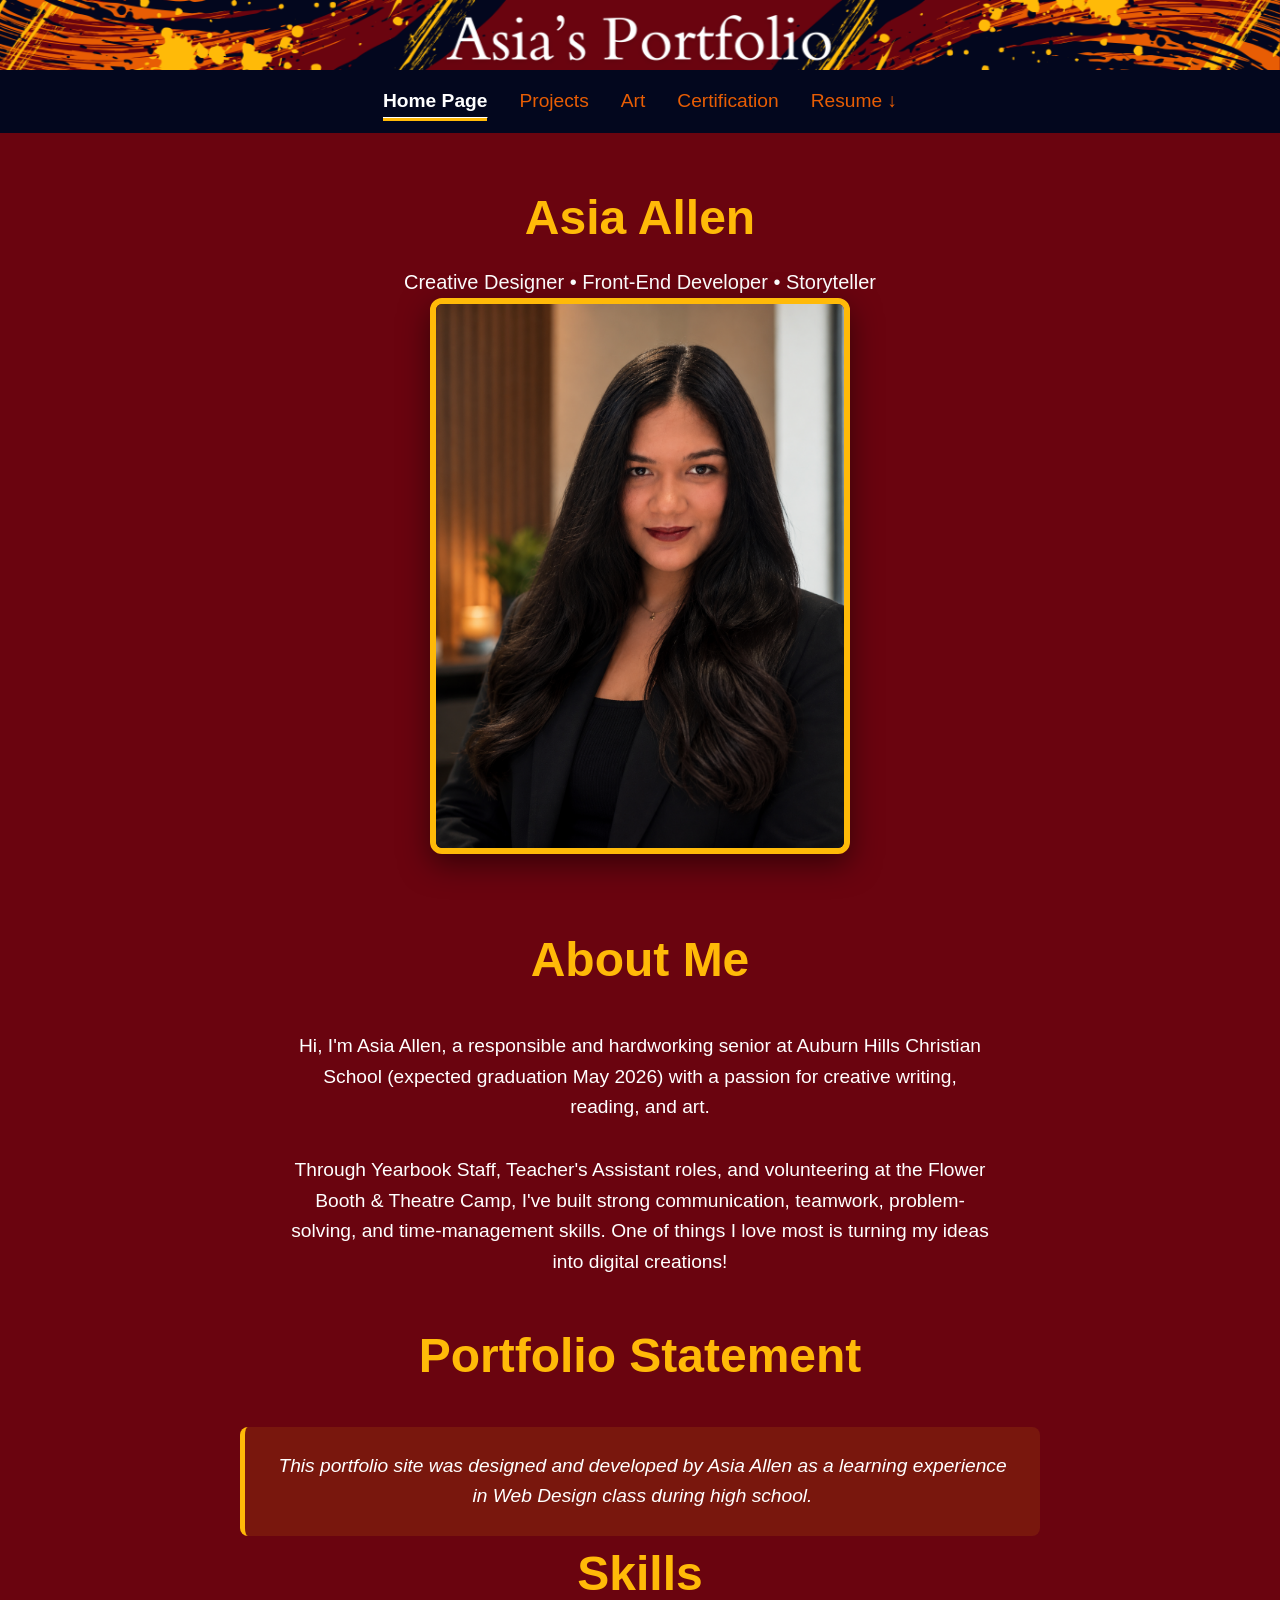
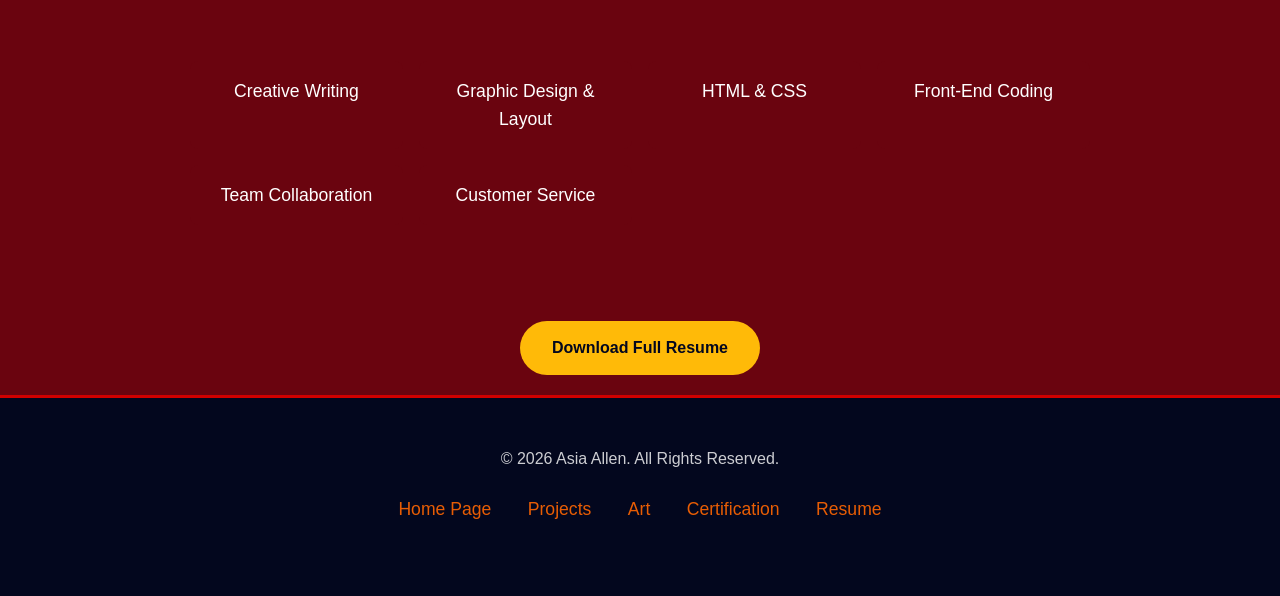
<file: index.html>
<!DOCTYPE html>
<html lang="en">
  <head>
    <meta name="description" content="Portfolio webpage">
    <meta charset="UTF-8" />
    <meta name="viewport" content="width=device-width, initial-scale=1.0" />
    <title>Asia Allen's Portfolio</title>
    <link rel="preconnect" href="https://fontlibrary.org" />
    <link rel="stylesheet" href="https://fontlibrary.org//face/xb-niloofar" />
    <link rel="stylesheet" href="styles.css" />
  </head>
  <body>
    <nav>
      <a href="index.html" class="banner" aria-label="Go to homepage"></a>
      <div class="nav-container">
        <a class="nav-links" href="index.html">Home Page</a>
        <a class="nav-links" href="projects.html">Projects</a>
        <a class="nav-links" href="art.html">Art</a>
        <a class="nav-links" href="certification.html">Certification</a>
        <a class="nav-links" href="files/Asia Allen.pdf" target="_blank">Resume ↓</a>
      </div>
    </nav>

    <main>
      <section class="hero">
        <h1>Asia Allen</h1>
        <p>Creative Designer • Front-End Developer • Storyteller</p>
        <img src="images/B7401FC9-0D66-4292-AAFD-1D0E88316B91.png" alt="Asia Allen" class="profile-photo">
      </section>

      <section id="about" class="about-section">
        <div class="about-container">
          <h2>About Me</h2>
          <div class="about-content">
            <p>Hi, I'm Asia Allen, a responsible and hardworking senior at Auburn Hills Christian School (expected graduation May 2026) with a passion for creative writing, reading, and art.</p>
            
            <p>Through Yearbook Staff, Teacher's Assistant roles, and volunteering at the Flower Booth & Theatre Camp, I've built strong communication, teamwork, problem-solving, and time-management skills. One of things I love most is turning my ideas into digital creations!</p>

            <!-- Required by teacher -->
            <h2 class="portfolio-statement">Portfolio Statement</h2>
            <p>This portfolio site was designed and developed by Asia Allen as a learning experience in Web Design class during high school.</p>

            <h2>Skills</h2>
            <div class="skills-grid">
              <div class="skill-item">Creative Writing</div>
              <div class="skill-item">Graphic Design & Layout</div>
              <div class="skill-item">HTML & CSS</div>
              <div class="skill-item">Front-End Coding</div>
              <div class="skill-item">Team Collaboration</div>
              <div class="skill-item">Customer Service</div>
            </div>

            <a href="files/Asia Allen.pdf" target="_blank" class="resume-btn">
              Download Full Resume
            </a>
          </div>
        </div>
    </section>

    </main>

    <footer>
      <div class="footer-container">
        <p> © 2026 Asia Allen. All Rights Reserved.</p>
        <div class="footer-links">
          <a href="index.html">Home Page</a>
          <a href="projects.html">Projects</a>
          <a href="art.html">Art</a>
          <a href="certification.html">Certification</a>
          <a href="files/Asia Allen.pdf" target="_blank">Resume</a>
        </div>
      </div>
    </footer>

    <script src="js/ui.js" defer></script>
  </body>
</html>
</file>
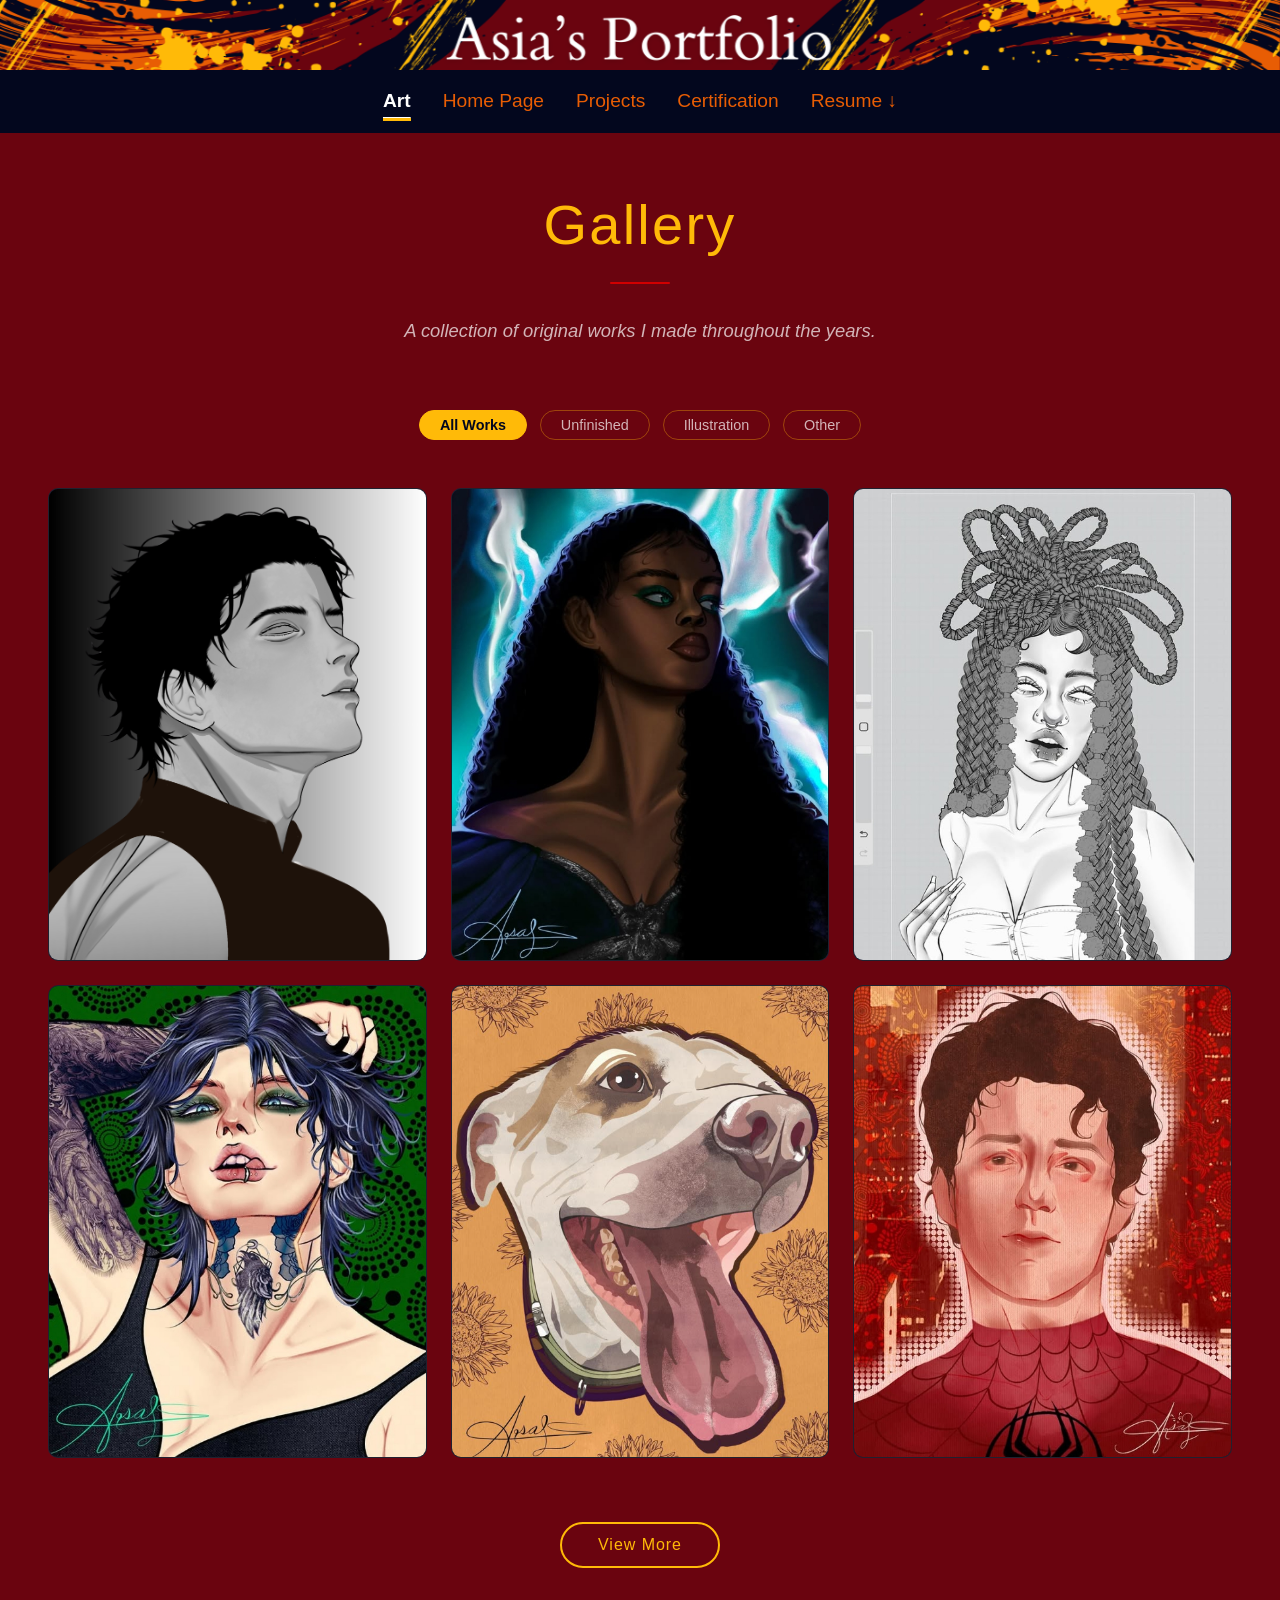
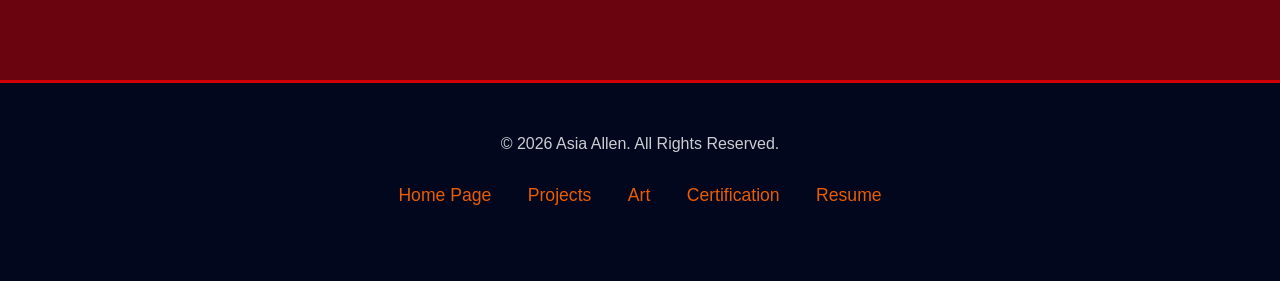
<file: art.html>
<!DOCTYPE html>
<html lang="en">
  <head>
    <meta charset="UTF-8" />
    <meta name="viewport" content="width=device-width, initial-scale=1.0" />
    <title>Art — Asia Allen</title>
    <link rel="preconnect" href="https://fontlibrary.org" />
    <link rel="stylesheet" href="https://fontlibrary.org//face/xb-niloofar" />
    <link rel="stylesheet" href="styles.css" />
  </head>
  <body>

    <a href="index.html" class="banner" aria-label="Go to homepage"></a>

    <nav>
      <div class="nav-container">
        <a class="nav-links active" href="art.html">Art</a>
        <a class="nav-links" href="index.html">Home Page</a>
        <a class="nav-links" href="projects.html">Projects</a>
        <a class="nav-links" href="certification.html">Certification</a>
        <a class="nav-links" href="files/Asia Allen.pdf" target="_blank">Resume ↓</a>
      </div>
    </nav>

    <main>
      <section class="gallery-section">

        <div class="gallery-hero">
          <h1>Gallery</h1>
          <div class="section-divider"></div>
          <p>A collection of original works I made throughout the years.</p>
        </div>

        <div class="gallery-filters">
          <button class="filter-btn active" onclick="filterGallery(this,'all')">All Works</button>
          <button class="filter-btn" onclick="filterGallery(this,'Unfinished')">Unfinished</button>
          <button class="filter-btn" onclick="filterGallery(this,'Illustration')">Illustration</button>
          <button class="filter-btn" onclick="filterGallery(this,'Other')">Other</button>
        </div>

        <div class="gallery-grid" id="galleryGrid">

          <div class="art-card" data-cat="Unfinished">
            <img class="img-real" src="images/Untitled design.png" alt="Mystery Man" />
            <div class="corner-bracket"></div>
            <div class="corner-bracket-bl"></div>
            <div class="art-overlay">
              <h3>No Named Man</h3>
              <p>Medium · 2025</p>
              <span class="art-tag">Unfinished</span>
            </div>
          </div>

          <div class="art-card" data-cat="Illustration">
            <img class="img-real" src="images/wwww.jpeg" alt="No Named Woman" />
            <div class="corner-bracket"></div>
            <div class="corner-bracket-bl"></div>
            <div class="art-overlay">
              <h3>No Named Woman</h3>
              <p>Medium · 2025</p>
              <span class="art-tag">Illustration</span>
            </div>
          </div>

          <div class="art-card" data-cat="Unfinished">
            <img class="img-real" src="images/Screenshot_8-5-2026_84516_www.instagram.com.jpeg" alt="No Named Woman" />
            <div class="corner-bracket"></div>
            <div class="corner-bracket-bl"></div>
            <div class="art-overlay">
              <h3>No Named Woman</h3>
              <p>Medium · 2024</p>
              <span class="art-tag">Unfinished</span>
            </div>
          </div>

          <div class="art-card" data-cat="Illustration">
            <img class="img-real" src="images/Screenshot_8-5-2026_84546_www.instagram.com.jpeg" alt="No Named Woman" />
            <div class="corner-bracket"></div>
            <div class="corner-bracket-bl"></div>
            <div class="art-overlay">
              <h3>No Named Woman</h3>
              <p>Medium · 2024</p>
              <span class="art-tag">Illustration</span>
            </div>
          </div>

          <div class="art-card" data-cat="Other">
            <img class="img-real" src="images/dog.png" alt="Jackie Brown" />
            <div class="corner-bracket"></div>
            <div class="corner-bracket-bl"></div>
            <div class="art-overlay">
              <h3>Jackie Brown</h3>
              <p>Medium · 2024</p>
              <span class="art-tag">Other</span>
            </div>
          </div>

          <div class="art-card" data-cat="Illustration">
            <img class="img-real" src="images/Screenshot_8-5-2026_8515_www.instagram.com.jpeg" alt="Peter Parker - Tom Holland" />
            <div class="corner-bracket"></div>
            <div class="corner-bracket-bl"></div>
            <div class="art-overlay">
              <h3>Peter Parker - Tom Holland</h3>
              <p>Medium · 2023</p>
              <span class="art-tag">Illustration</span>
            </div>
          </div>

        </div>

        <div class="gallery-cta">
          <button class="view-more-btn">View More</button>
        </div>

      </section>
    </main>

    <footer>
      <div class="footer-container">
        <p>© 2026 Asia Allen. All Rights Reserved.</p>
        <div class="footer-links">
          <a href="index.html">Home Page</a>
          <a href="projects.html">Projects</a>
          <a href="art.html">Art</a>
          <a href="certification.html">Certification</a>
          <a href="files/Asia Allen.pdf" target="_blank">Resume</a>
        </div>
      </div>
    </footer>

    <script src="js/ui.js" defer></script>
  </body>
</html>
</file>
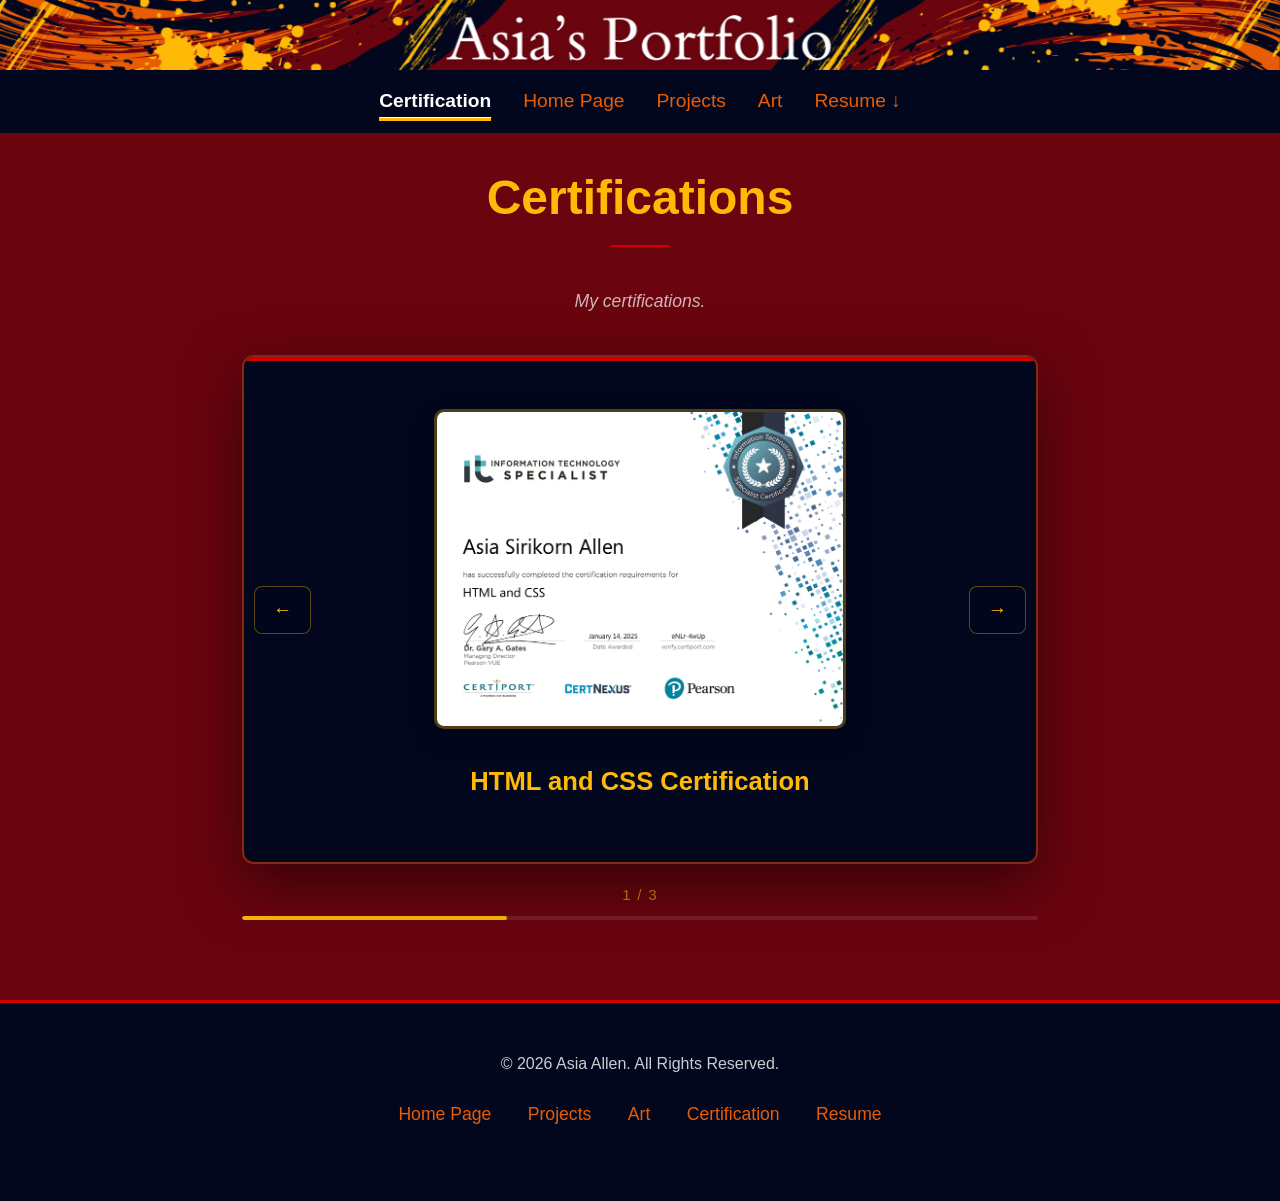
<file: certification.html>
<!DOCTYPE html>
<html lang="en">
  <head>
    <meta charset="UTF-8" />
    <meta name="viewport" content="width=device-width, initial-scale=1.0" />
    <title>Certification | Asia Allen's Portfolio</title>
    <link rel="preconnect" href="https://fontlibrary.org" />
    <link rel="stylesheet" href="https://fontlibrary.org//face/xb-niloofar" />
    <link rel="stylesheet" href="styles.css" />
  </head>
  <body>

    <a href="index.html" class="banner" aria-label="Go to homepage"></a>

    <nav>
      <div class="nav-container">
        <a class="nav-links active" href="certification.html">Certification</a>
        <a class="nav-links" href="index.html">Home Page</a>
        <a class="nav-links" href="projects.html">Projects</a>
        <a class="nav-links" href="art.html">Art</a>
        <a class="nav-links" href="files/Asia Allen.pdf" target="_blank">Resume ↓</a>
      </div>
    </nav>

    <main>
      <div class="cert-wrapper">

        <h1>Certifications</h1>
        <div class="section-divider"></div>
        <p class="cert-intro">My certifications.</p>

        <div class="carousel">
          <button class="carousel-btn" id="prevBtn">&#8592;</button>

          <div class="slides" id="slides">

            <div class="slide">
              <img src="images/htmlc.png" alt="HTML and CSS Certification">
              <h3>HTML and CSS Certification</h3>
            </div>

            <div class="slide">
              <img src="images/procomsc.png" alt="Professional Communication Certification">
              <h3>Professional Communication</h3>
            </div>

            <div class="slide">
              <img src="images/genai.png" alt="Generative AI Foundations Certification">
              <h3>Generative AI Foundations</h3>
            </div>

          </div>

          <button class="carousel-btn" id="nextBtn">&#8594;</button>
        </div>

        <div class="carousel-footer">
          <span id="slide-counter">1 / 3</span>
          <div class="progress-bar-track">
            <div class="progress-bar-fill" id="progress-bar"></div>
          </div>
        </div>

      </div>
    </main>

    <footer>
      <div class="footer-container">
        <p>© 2026 Asia Allen. All Rights Reserved.</p>
        <div class="footer-links">
          <a href="index.html">Home Page</a>
          <a href="projects.html">Projects</a>
          <a href="art.html">Art</a>
          <a href="certification.html">Certification</a>
          <a href="files/Asia Allen.pdf" target="_blank">Resume</a>
        </div>
      </div>
    </footer>

    <script src="js/ui.js" defer></script>

  </body>
</html>
</file>
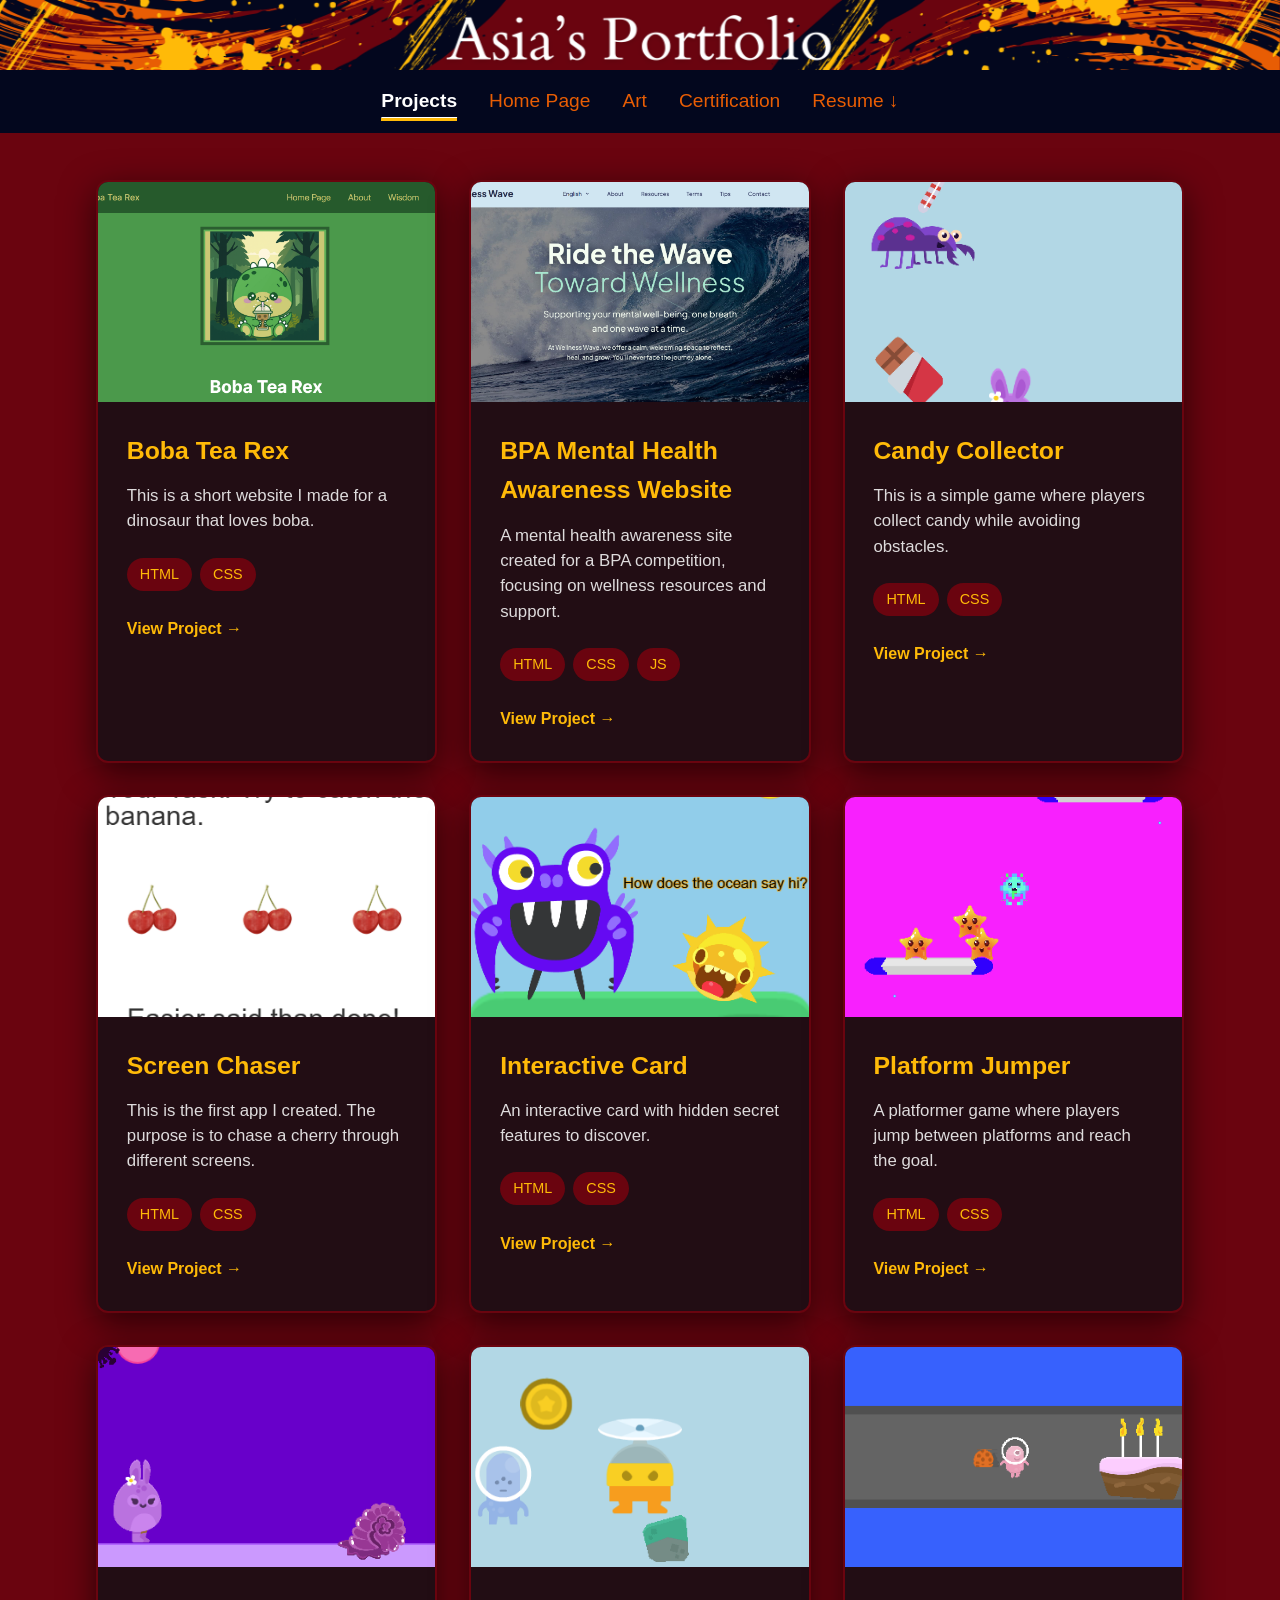
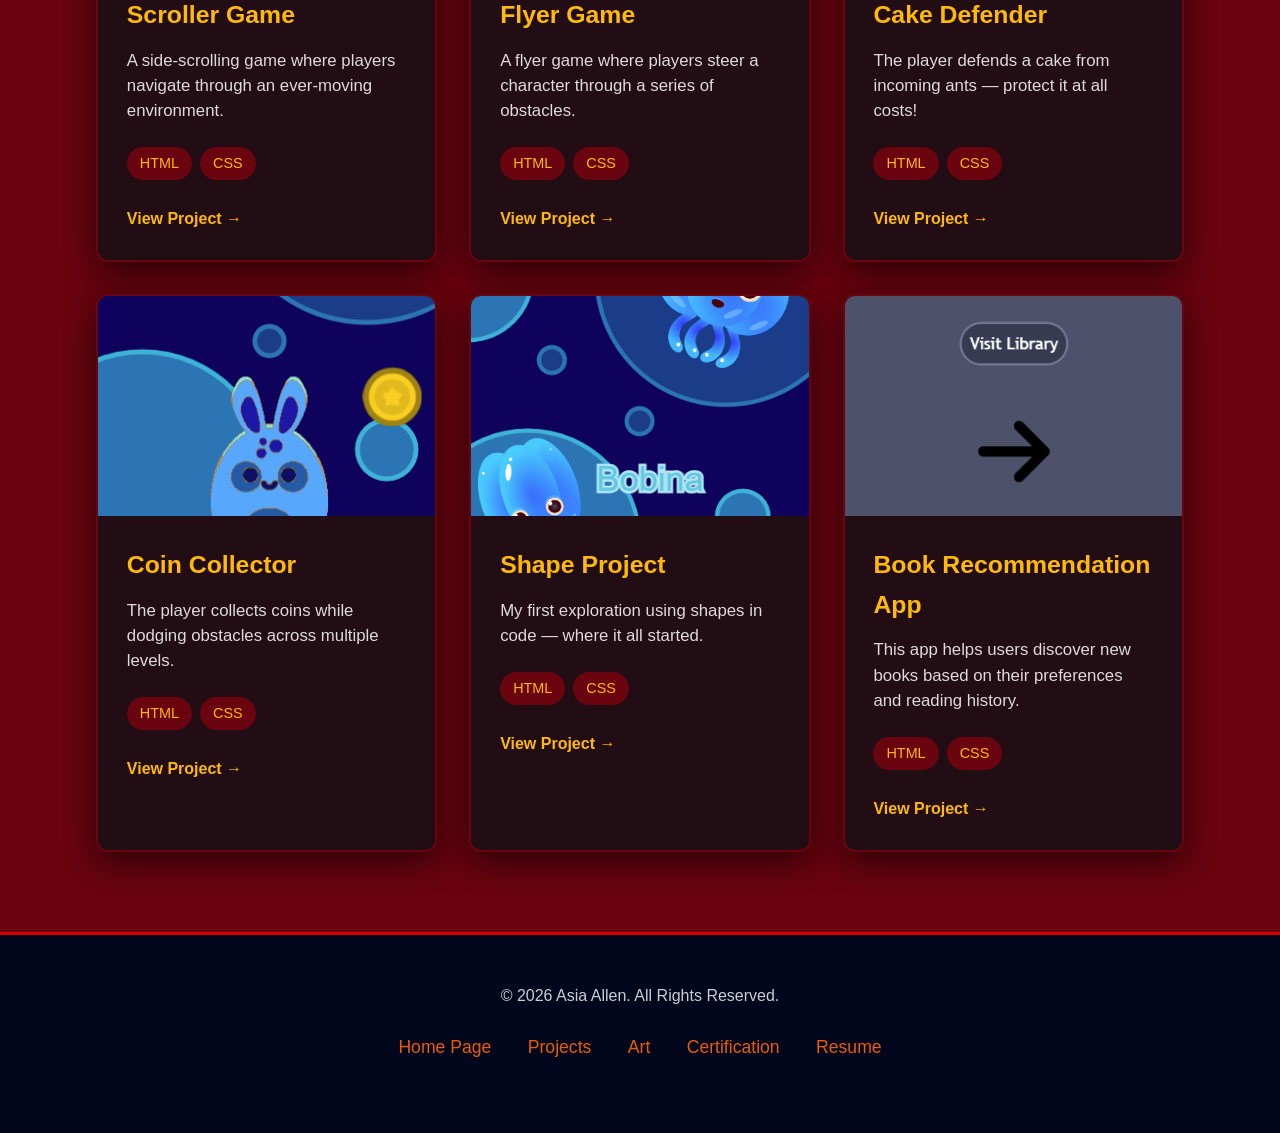
<file: projects.html>
<!DOCTYPE html>
<html lang="en">
  <head>
    <meta charset="UTF-8" />
    <meta name="viewport" content="width=device-width, initial-scale=1.0" />
    <title>Projects | Asia Allen's Portfolio</title>
    <link rel="preconnect" href="https://fontlibrary.org" />
    <link rel="stylesheet" href="https://fontlibrary.org//face/xb-niloofar" />
    <link rel="stylesheet" href="styles.css" />
  </head>
  <body>

    <a href="index.html" class="banner" aria-label="Go to homepage"></a>

    <nav>
      <div class="nav-container">
        <a class="nav-links active" href="projects.html">Projects</a>
        <a class="nav-links" href="index.html">Home Page</a>
        <a class="nav-links" href="art.html">Art</a>
        <a class="nav-links" href="certification.html">Certification</a>
        <a class="nav-links" href="files/Asia Allen.pdf" target="_blank">Resume ↓</a>
      </div>
    </nav>

    <main>
      <section class="projects-grid">

        <div class="project-card">
          <div class="project-image"><img src="images/Boba Project.png" alt="Boba Tea Rex project screenshot"></div>
          <div class="project-info">
            <h3>Boba Tea Rex</h3>
            <p>This is a short website I made for a dinosaur that loves boba.</p>
            <div class="project-tags">
              <span class="tag">HTML</span><span class="tag">CSS</span>
            </div>
            <a href="https://ashiro17.github.io/cheese/" target="_blank" rel="noopener noreferrer" class="project-link">View Project →</a>
          </div>
        </div>

        <div class="project-card">
          <div class="project-image"><img src="images/wellnesswave.png" alt="BPA Mental Health Awareness Website screenshot"></div>
          <div class="project-info">
            <h3>BPA Mental Health Awareness Website</h3>
            <p>A mental health awareness site created for a BPA competition, focusing on wellness resources and support.</p>
            <div class="project-tags">
              <span class="tag">HTML</span><span class="tag">CSS</span><span class="tag">JS</span>
            </div>
            <a href="https://ashiro17.github.io/WellnessWaveBPA/" target="_blank" rel="noopener noreferrer" class="project-link">View Project →</a>
          </div>
        </div>

        <div class="project-card">
          <div class="project-image"><img src="images/candy_collector.png" alt="Candy Collector game screenshot"></div>
          <div class="project-info">
            <h3>Candy Collector</h3>
            <p>This is a simple game where players collect candy while avoiding obstacles.</p>
            <div class="project-tags">
              <span class="tag">HTML</span><span class="tag">CSS</span>
            </div>
            <a href="https://studio.code.org/projects/gamelab/96d5bc14-53a9-4a95-a396-562b23af604a" target="_blank" rel="noopener noreferrer" class="project-link">View Project →</a>
          </div>
        </div>

        <div class="project-card">
          <div class="project-image"><img src="images/screen.png" alt="Screen Chaser app screenshot"></div>
          <div class="project-info">
            <h3>Screen Chaser</h3>
            <p>This is the first app I created. The purpose is to chase a cherry through different screens.</p>
            <div class="project-tags">
              <span class="tag">HTML</span><span class="tag">CSS</span>
            </div>
            <a href="https://studio.code.org/projects/applab/87b8bf80-cf77-4a57-a2aa-c0491c29a434" target="_blank" rel="noopener noreferrer" class="project-link">View Project →</a>
          </div>
        </div>

        <div class="project-card">
          <div class="project-image"><img src="images/interactive.png" alt="Interactive Card project screenshot"></div>
          <div class="project-info">
            <h3>Interactive Card</h3>
            <p>An interactive card with hidden secret features to discover.</p>
            <div class="project-tags">
              <span class="tag">HTML</span><span class="tag">CSS</span>
            </div>
            <a href="https://studio.code.org/projects/gamelab/6a0db19d-9797-49e7-9034-9ebabe8ba6c0" target="_blank" rel="noopener noreferrer" class="project-link">View Project →</a>
          </div>
        </div>

        <div class="project-card">
          <div class="project-image"><img src="images/platform_jumper.png" alt="Platform Jumper game screenshot"></div>
          <div class="project-info">
            <h3>Platform Jumper</h3>
            <p>A platformer game where players jump between platforms and reach the goal.</p>
            <div class="project-tags">
              <span class="tag">HTML</span><span class="tag">CSS</span>
            </div>
            <a href="https://studio.code.org/projects/gamelab/8d01059d-412e-4d90-9b13-4719b9bcef00" target="_blank" rel="noopener noreferrer" class="project-link">View Project →</a>
          </div>
        </div>

        <div class="project-card">
          <div class="project-image"><img src="images/Screenshot 2026-05-06 130124.png" alt="Scroller Game screenshot"></div>
          <div class="project-info">
            <h3>Scroller Game</h3>
            <p>A side-scrolling game where players navigate through an ever-moving environment.</p>
            <div class="project-tags">
              <span class="tag">HTML</span><span class="tag">CSS</span>
            </div>
            <a href="https://studio.code.org/projects/gamelab/1d18625e-7ec3-44ff-8232-669a8ba5f559" target="_blank" rel="noopener noreferrer" class="project-link">View Project →</a>
          </div>
        </div>

        <div class="project-card">
          <div class="project-image"><img src="images/flyergame.png" alt="Flyer Game screenshot"></div>
          <div class="project-info">
            <h3>Flyer Game</h3>
            <p>A flyer game where players steer a character through a series of obstacles.</p>
            <div class="project-tags">
              <span class="tag">HTML</span><span class="tag">CSS</span>
            </div>
            <a href="https://studio.code.org/projects/gamelab/31888313-b1e4-4990-9a47-94064e8c1131" target="_blank" rel="noopener noreferrer" class="project-link">View Project →</a>
          </div>
        </div>

        <div class="project-card">
          <div class="project-image"><img src="images/cake.png" alt="Cake Defender game screenshot"></div>
          <div class="project-info">
            <h3>Cake Defender</h3>
            <p>The player defends a cake from incoming ants — protect it at all costs!</p>
            <div class="project-tags">
              <span class="tag">HTML</span><span class="tag">CSS</span>
            </div>
            <a href="https://studio.code.org/projects/gamelab/2e9218c5-f823-4147-ab17-58e5062a819e" target="_blank" rel="noopener noreferrer" class="project-link">View Project →</a>
          </div>
        </div>

        <div class="project-card">
          <div class="project-image"><img src="images/coin.png" alt="Coin Collector game screenshot"></div>
          <div class="project-info">
            <h3>Coin Collector</h3>
            <p>The player collects coins while dodging obstacles across multiple levels.</p>
            <div class="project-tags">
              <span class="tag">HTML</span><span class="tag">CSS</span>
            </div>
            <a href="https://studio.code.org/projects/gamelab/66f781b0-c3d5-4b82-b172-741da4474758" target="_blank" rel="noopener noreferrer" class="project-link">View Project →</a>
          </div>
        </div>

        <div class="project-card">
          <div class="project-image"><img src="images/bobobobob.png" alt="Shape Project screenshot"></div>
          <div class="project-info">
            <h3>Shape Project</h3>
            <p>My first exploration using shapes in code — where it all started.</p>
            <div class="project-tags">
              <span class="tag">HTML</span><span class="tag">CSS</span>
            </div>
            <a href="https://studio.code.org/projects/gamelab/17733f78-29a6-48da-a7fb-35bdb4ae17da" target="_blank" rel="noopener noreferrer" class="project-link">View Project →</a>
          </div>
        </div>

        <div class="project-card">
          <div class="project-image"><img src="images/book.png" alt="Book Recommendation App screenshot"></div>
          <div class="project-info">
            <h3>Book Recommendation App</h3>
            <p>This app helps users discover new books based on their preferences and reading history.</p>
            <div class="project-tags">
              <span class="tag">HTML</span><span class="tag">CSS</span>
            </div>
            <a href="https://studio.code.org/projects/applab/08ac912e-3220-410d-95c8-60e6bb501ea2" target="_blank" rel="noopener noreferrer" class="project-link">View Project →</a>
          </div>
        </div>

      </section>
    </main>

    <footer>
      <div class="footer-container">
        <p>© 2026 Asia Allen. All Rights Reserved.</p>
        <div class="footer-links">
          <a href="index.html">Home Page</a>
          <a href="projects.html">Projects</a>
          <a href="art.html">Art</a>
          <a href="certification.html">Certification</a>
          <a href="files/Asia Allen.pdf" target="_blank">Resume</a>
        </div>
      </div>
    </footer>

    <script src="js/ui.js" defer></script>
  </body>
</html>
</file>
<file: styles.css>
* {
  margin: 0;
  box-sizing: border-box;
}

body {
  background: #6a040f;
  font-family: "XBNiloofarRegular", sans-serif;
  color: #ffffff;
  line-height: 1.6;
  min-height: 100vh;
  display: flex;
  flex-direction: column;
  overflow-x: hidden;
  transition: background 1.2s ease-in-out;
}

main {
  flex: 1;
}

.banner {
  display: block;
  width: 100%;
  height: 70px;
  background-image: url("images/banner.png");
  background-size: cover;
  background-position: center;
  background-repeat: no-repeat;
  position: fixed;
  top: 0;
  left: 0;
  right: 0;
  z-index: 1001;
  cursor: pointer;
  text-decoration: none;
}

nav {
  position: fixed;
  top: 70px;
  left: 0;
  right: 0;
  z-index: 1000;
  display: flex;
  justify-content: center;
  align-items: center;
  gap: 2rem;
  padding: 1rem 3rem;
  background: #03071e;
  transition: 0.6s cubic-bezier(0.4, 0, 0.2, 1);
}

.nav-container {
  display: flex;
  gap: 2rem;
}

.nav-links {
  color: #E85d04;
  text-decoration: none;
  font-size: 1.2rem;
}

.nav-links:hover {
  color: #ffffff;
  transition: 0.4s cubic-bezier(0.4, 0, 0.2, 1);
}

body.scrolled {
  background: #03071e;
}

nav.scrolled {
  box-shadow: 0 10px 30px rgba(0, 0, 0, 0.25);
  background: #ffba08;
}

.nav-links.active {
  color: #ffffff;
  font-weight: 600;
  text-decoration: underline;
  text-underline-offset: 10px;
  position: relative;
}
.nav-links.active::after {
  content: '';
  position: absolute;
  bottom: -4px;
  left: 0;
  width: 100%;
  height: 3px;
  background: #ffba08;
}
nav.scrolled .nav-links.active::after {
  background: #E85d04;
}

.hero {
  padding: 180px 3rem 40px;
  text-align: center;
}
.hero h1 {
  font-size: 3rem;
  color: #ffba08;
  margin-bottom: 0.6rem;
}
.hero p {
  font-size: 1.25rem;
  max-width: 700px;
  margin: 0 auto 0;
}

.about-section {
  padding: 20px 3rem;
  text-align: center;
}
.about-container {
  max-width: 900px;
  margin: 0 auto;
}
.about-section h2 {
  font-size: 3rem;
  margin-bottom: 2rem;
  color: #ffba08;
}
.about-content p {
  font-size: 1.2rem;
  max-width: 700px;
  margin: 0 auto 2rem;
}

.skills-grid {
  display: grid;
  grid-template-columns: repeat(auto-fit, minmax(180px, 1fr));
  gap: 1rem;
  margin: 3rem 0 5rem 0;
}
.skill-item {
  background: #6a040f;
  padding: 1rem;
  border-radius: 8px;
  font-size: 1.1rem;
}

.resume-btn {
  display: inline-block;
  background: #ffba08;
  color: #03071e;
  padding: 14px 32px;
  border-radius: 50px;
  text-decoration: none;
  font-weight: bold;
  margin-top: 1rem;
  transition: 0.3s;
}
.resume-btn:hover {
  background: #ffffff;
  transform: scale(1.05);
}

footer {
  background: #03071e;
  padding: 3rem 2rem;
  text-align: center;
  border-top: 3px solid #d00000;
}
.footer-container {
  max-width: 900px;
  margin: 0 auto;
}
.footer-links {
  margin: 1.5rem 0;
}
.footer-links a {
  color: #E85d04;
  text-decoration: none;
  margin: 0 1rem;
  font-size: 1.1rem;
}
.footer-links a:hover {
  color: #ffba08;
}
footer p {
  opacity: 0.8;
  font-size: 1rem;
}

.portfolio-statement {
  color: #ffba08;
  margin: 2.5rem 0 1rem 0;
  font-size: 2.2rem;
}

.portfolio-statement + p {
  font-style: italic;
  background: rgba(255, 186, 8, 0.1);
  padding: 1.5rem;
  border-left: 5px solid #ffba08;
  border-radius: 8px;
  max-width: 800px;
  margin: 0 auto;
}

.photo-section {
  padding: 60px 3rem 80px;
  text-align: center;
  background: rgba(3, 7, 30, 0.6);
}

.photo-section h2 {
  font-size: 2.8rem;
  color: #ffba08;
  margin-bottom: 2rem;
}

.profile-photo {
  max-width: 420px;
  width: 100%;
  height: auto;
  border-radius: 12px;
  border: 6px solid #ffba08;
  box-shadow: 0 10px 30px rgba(0, 0, 0, 0.5);
  transition: transform 0.4s ease;
}

.profile-photo:hover {
  transform: scale(1.03);
}

.projects-grid {
  padding: 180px 6rem 80px;
  display: grid;
  grid-template-columns: repeat(3, 1fr);
  gap: 2rem;
  max-width: 1400px;
  margin: 0 auto;
}

.project-card {
  background: #220d14;
  border: 2px solid #6a040f;
  border-radius: 12px;
  overflow: hidden;
  box-shadow: 0 10px 35px rgba(0, 0, 0, 0.6);
  transition: all 0.4s ease;
}

.project-card:hover {
  transform: translateY(-15px);
  border-color: #ffba08;
  box-shadow: 0 25px 50px rgba(255, 186, 8, 0.2);
}

.project-image {
  height: 220px;
  overflow: hidden;
}

.project-image img {
  width: 100%;
  height: 100%;
  object-fit: cover;
  transition: transform 0.5s ease;
}

.project-card:hover .project-image img {
  transform: scale(1.08);
}

.project-info {
  padding: 1.8rem;
}

.project-info h3 {
  font-size: 1.55rem;
  color: #ffba08;
  margin-bottom: 0.8rem;
}

.project-info p {
  font-size: 1.05rem;
  line-height: 1.5;
  margin-bottom: 1.5rem;
  opacity: 0.85;
}

.project-tags {
  display: flex;
  flex-wrap: wrap;
  gap: 0.5rem;
  margin-bottom: 1.6rem;
}

.tag {
  background: #6a040f;
  color: #ffba08;
  padding: 5px 13px;
  border-radius: 30px;
  font-size: 0.9rem;
}

.project-link {
  color: #ffba08;
  text-decoration: none;
  font-weight: bold;
}

.project-link:hover {
  color: white;
}

/* ── ART GALLERY ── */
.gallery-section {
  padding: 180px 3rem 80px;
}

.gallery-hero {
  text-align: center;
  margin-bottom: 4rem;
}

.gallery-hero h1 {
  font-size: 3.5rem;
  color: #ffba08;
  letter-spacing: 0.04em;
  margin-bottom: 0.8rem;
  font-weight: 400;
}

.gallery-hero p {
  font-size: 1.15rem;
  color: rgba(255, 255, 255, 0.7);
  max-width: 560px;
  margin: 0 auto;
  font-style: italic;
}

.section-divider {
  width: 60px;
  height: 2px;
  background: #d00000;
  margin: 0 auto 2rem;
  border-radius: 1px;
}

.gallery-filters {
  display: flex;
  justify-content: center;
  gap: 0.8rem;
  flex-wrap: wrap;
  margin-bottom: 3rem;
}

.filter-btn {
  background: transparent;
  border: 1px solid rgba(255, 186, 8, 0.35);
  color: rgba(255, 255, 255, 0.7);
  padding: 6px 20px;
  border-radius: 30px;
  font-size: 0.9rem;
  cursor: pointer;
  font-family: inherit;
  transition: all 0.25s ease;
}

.filter-btn:hover,
.filter-btn.active {
  background: #ffba08;
  border-color: #ffba08;
  color: #03071e;
  font-weight: 600;
}

.gallery-grid {
  display: grid;
  grid-template-columns: repeat(3, 1fr);
  gap: 1.5rem;
  max-width: 1200px;
  margin: 0 auto 3rem;
}

.art-card {
  position: relative;
  border-radius: 10px;
  overflow: hidden;
  background: #0d1433;
  border: 1px solid rgba(255, 186, 8, 0.08);
  cursor: pointer;
  aspect-ratio: 4 / 5;
  transition: transform 0.35s ease, box-shadow 0.35s ease, border-color 0.35s ease;
}

.art-card:hover {
  transform: translateY(-8px);
  box-shadow: 0 20px 50px rgba(255, 186, 8, 0.18);
  border-color: rgba(255, 186, 8, 0.4);
}

.img-real {
  width: 100%;
  height: 100%;
  object-fit: cover;
  display: block;
  transition: transform 0.5s ease;
}

.art-card:hover .img-real {
  transform: scale(1.04);
}

.art-overlay {
  position: absolute;
  inset: 0;
  background: linear-gradient(to top, rgba(3, 7, 30, 0.95) 0%, transparent 55%);
  display: flex;
  flex-direction: column;
  justify-content: flex-end;
  padding: 1.4rem;
  opacity: 0;
  transition: opacity 0.3s ease;
}

.art-card:hover .art-overlay {
  opacity: 1;
}

.art-overlay h3 {
  color: #ffba08;
  font-size: 1.15rem;
  font-weight: 400;
  margin-bottom: 0.3rem;
}

.art-overlay p {
  color: rgba(255, 255, 255, 0.65);
  font-size: 0.85rem;
  font-style: italic;
  margin-bottom: 0.7rem;
}

.art-tag {
  display: inline-block;
  background: rgba(106, 4, 15, 0.7);
  color: #ffba08;
  padding: 3px 12px;
  border-radius: 20px;
  font-size: 0.78rem;
  align-self: flex-start;
}

.corner-bracket {
  position: absolute;
  top: 10px;
  right: 10px;
  width: 22px;
  height: 22px;
  border-top: 2px solid rgba(255, 186, 8, 0.45);
  border-right: 2px solid rgba(255, 186, 8, 0.45);
  border-radius: 0 4px 0 0;
  opacity: 0;
  transition: opacity 0.3s ease;
}

.corner-bracket-bl {
  position: absolute;
  bottom: 10px;
  left: 10px;
  width: 22px;
  height: 22px;
  border-bottom: 2px solid rgba(255, 186, 8, 0.45);
  border-left: 2px solid rgba(255, 186, 8, 0.45);
  border-radius: 0 0 0 4px;
  opacity: 0;
  transition: opacity 0.3s ease;
}

.art-card:hover .corner-bracket,
.art-card:hover .corner-bracket-bl {
  opacity: 1;
}

.gallery-cta {
  text-align: center;
  padding: 1rem 0 2rem;
}

.view-more-btn {
  display: inline-block;
  background: transparent;
  border: 2px solid #ffba08;
  color: #ffba08;
  padding: 12px 36px;
  border-radius: 50px;
  font-size: 1rem;
  font-family: inherit;
  cursor: pointer;
  letter-spacing: 0.06em;
  transition: all 0.3s ease;
}

.view-more-btn:hover {
  background: #ffba08;
  color: #03071e;
  font-weight: 600;
}

.cert-wrapper {
  padding: 160px 2rem 80px;
  max-width: 860px;
  margin: 0 auto;
  text-align: center;
}

.cert-wrapper h1 {
  font-size: 3rem;
  color: #ffba08;
  margin-bottom: 0.5rem;
}

.cert-wrapper .section-divider {
  margin-bottom: 2.5rem;
}

.cert-wrapper p.cert-intro {
  font-size: 1.1rem;
  color: rgba(255, 255, 255, 0.7);
  font-style: italic;
  margin-bottom: 2.5rem;
}

.carousel {
  position: relative;
  max-width: 800px;
  margin: 0 auto;
  overflow: hidden;
  border-radius: 12px;
  border: 2px solid rgba(255, 186, 8, 0.2);
  box-shadow: 0 20px 60px rgba(0, 0, 0, 0.5);
}

.slides {
  display: flex;
  transition: transform 0.4s ease;
}

.slide {
  min-width: 100%;
  padding: 48px 40px;
  background: #03071e;
  text-align: center;
  box-sizing: border-box;
  border-top: 4px solid #d00000;
}

.slide img {
  max-width: 100%;
  max-height: 320px;
  border-radius: 10px;
  margin-bottom: 1.5rem;
  border: 3px solid rgba(255, 186, 8, 0.3);
  box-shadow: 0 8px 24px rgba(0, 0, 0, 0.4);
  transition: transform 0.3s ease;
}

.slide img:hover {
  transform: scale(1.02);
}

.slide h3 {
  font-size: 1.6rem;
  color: #ffba08;
  margin-bottom: 0.8rem;
}

.slide p {
  font-size: 1.05rem;
  color: rgba(255, 255, 255, 0.8);
  max-width: 560px;
  margin: 0 auto;
  line-height: 1.65;
}

.carousel-btn {
  position: absolute;
  top: 50%;
  transform: translateY(-50%);
  background: rgba(3, 7, 30, 0.75);
  color: #ffba08;
  border: 1px solid rgba(255, 186, 8, 0.35);
  padding: 12px 18px;
  font-size: 1.2rem;
  cursor: pointer;
  border-radius: 8px;
  z-index: 10;
  transition: all 0.25s ease;
}

.carousel-btn:hover {
  background: #ffba08;
  color: #03071e;
  border-color: #ffba08;
}

#prevBtn { left: 10px; }
#nextBtn { right: 10px; }

/* Counter + progress bar */
.carousel-footer {
  max-width: 800px;
  margin: 1.2rem auto 0;
  text-align: center;
}

#slide-counter {
  display: block;
  font-size: 0.95rem;
  color: rgba(255, 186, 8, 0.7);
  margin-bottom: 8px;
  letter-spacing: 0.08em;
}

.progress-bar-track {
  height: 4px;
  background: rgba(255, 255, 255, 0.1);
  border-radius: 999px;
  overflow: hidden;
  margin: 0 auto;
}

.progress-bar-fill {
  height: 100%;
  background: #ffba08;
  border-radius: 999px;
  transition: width 0.4s ease;
}

.cert-link-btn {
  display: inline-block;
  margin-top: 2rem;
  background: transparent;
  border: 2px solid #ffba08;
  color: #ffba08;
  padding: 10px 30px;
  border-radius: 50px;
  font-size: 1rem;
  font-family: inherit;
  cursor: pointer;
  text-decoration: none;
  letter-spacing: 0.06em;
  transition: all 0.3s ease;
}

.cert-link-btn:hover {
  background: #ffba08;
  color: #03071e;
  font-weight: 600;
}

@media (max-width: 1024px) {
  .banner { height: 60px; }
  nav {
    top: 60px;
    padding: 1rem 2rem;
  }
  .nav-container { gap: 1.2rem; }
  .nav-links { font-size: 1.05rem; }

  .hero { padding: 140px 2rem 30px; }
  .hero h1 { font-size: 2.7rem; }
  .hero p { font-size: 1.15rem; }

  .about-section { padding: 60px 2rem; }

  .skills-grid {
    grid-template-columns: repeat(auto-fit, minmax(160px, 1fr));
    margin: 3rem 0 4rem 0;
  }

  .resume-btn {
    padding: 12px 28px;
    font-size: 1rem;
  }

  .projects-grid { grid-template-columns: repeat(2, 1fr); }

  .gallery-grid { grid-template-columns: repeat(2, 1fr); }
  .gallery-section { padding: 150px 2rem 60px; }

  .cert-wrapper { padding: 140px 1.5rem 60px; }
}

@media (max-width: 767px) {
  .banner { height: 50px; }
  nav { top: 50px; }

  .nav-container {
    flex-direction: column;
    gap: 0.8rem;
  }
  .nav-links {
    font-size: 1.1rem;
    padding: 0.4rem 0;
  }

  .hero { padding: 120px 1.5rem 25px; }
  .hero h1 { font-size: 2.4rem; }
  .hero p { font-size: 1.1rem; }

  .skills-grid { grid-template-columns: 1fr; }
}

@media (max-width: 640px) {
  .projects-grid { grid-template-columns: 1fr; }

  .gallery-grid { grid-template-columns: 1fr; }
  .gallery-section { padding: 120px 1.5rem 50px; }
  .gallery-hero h1 { font-size: 2.4rem; }

  .slide { padding: 32px 20px; }
  .cert-wrapper { padding: 130px 1rem 50px; }
  .cert-wrapper h1 { font-size: 2.2rem; }
}
</file>
